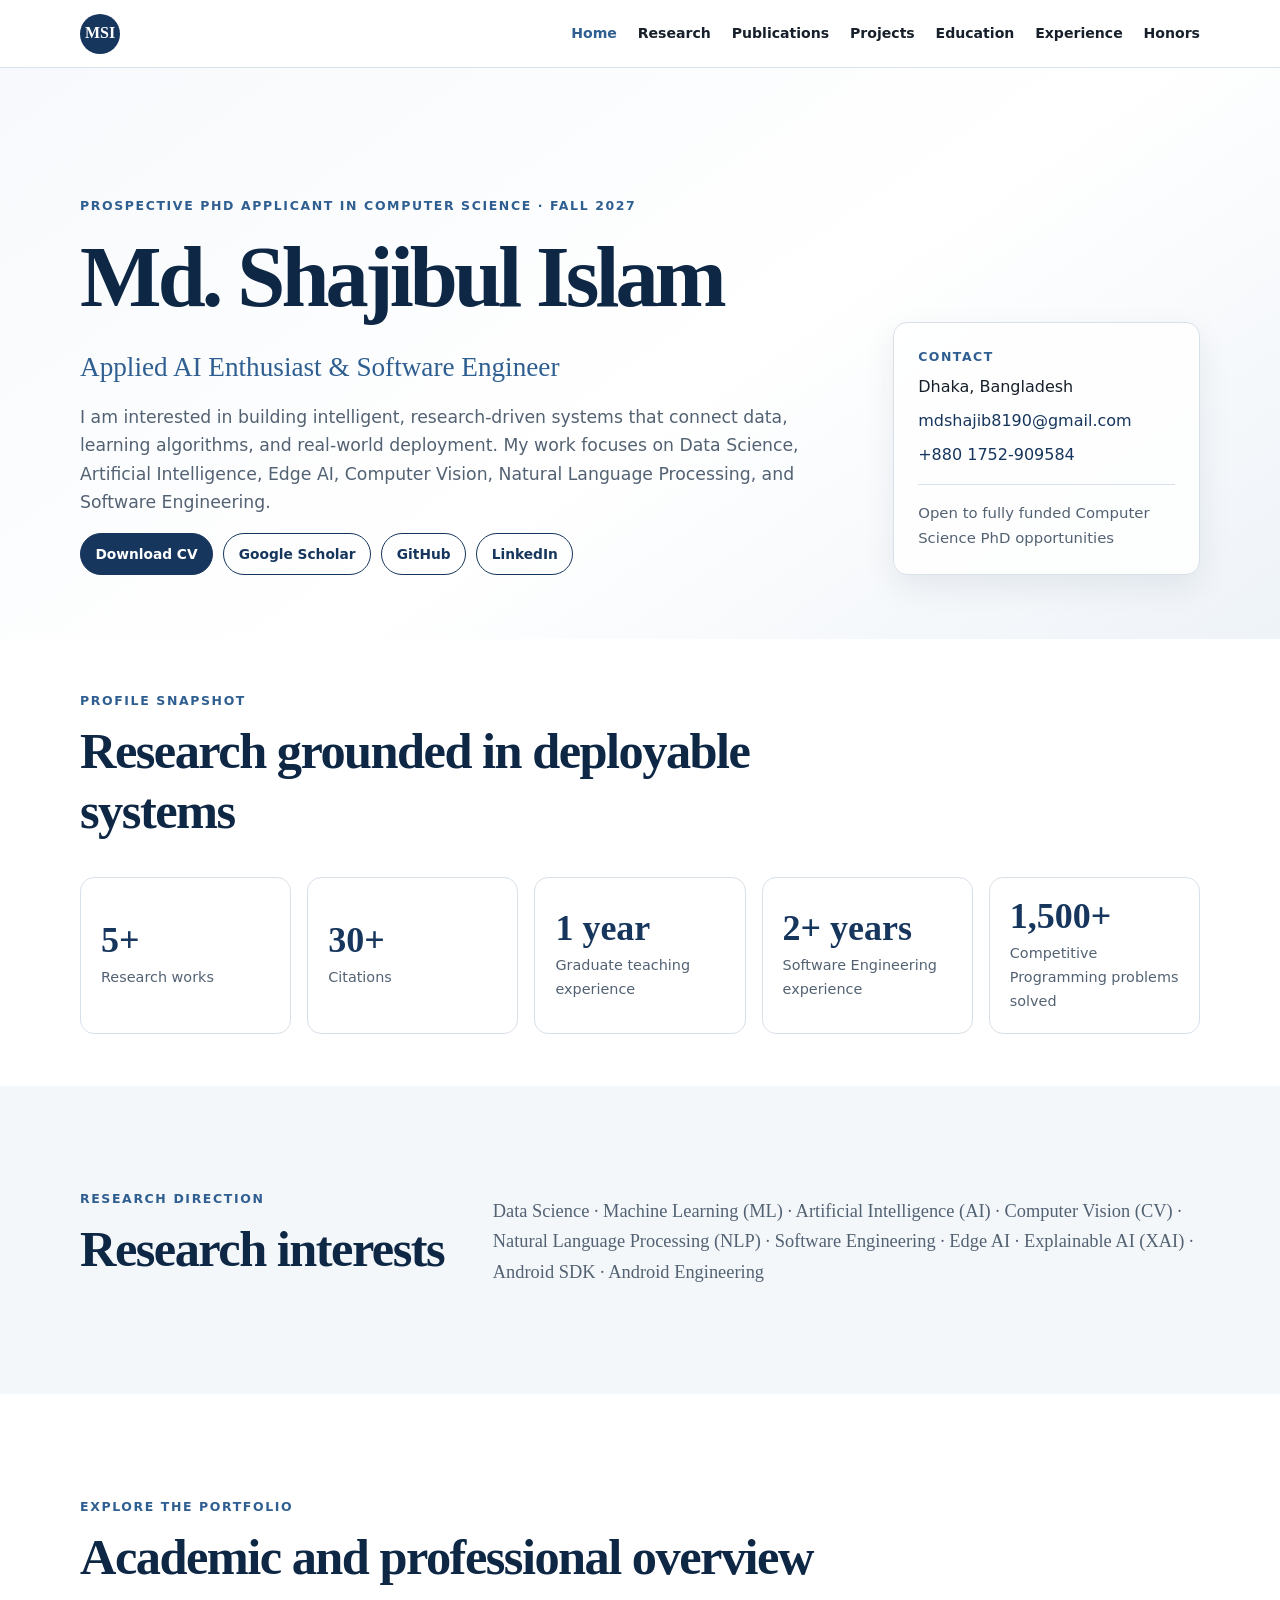
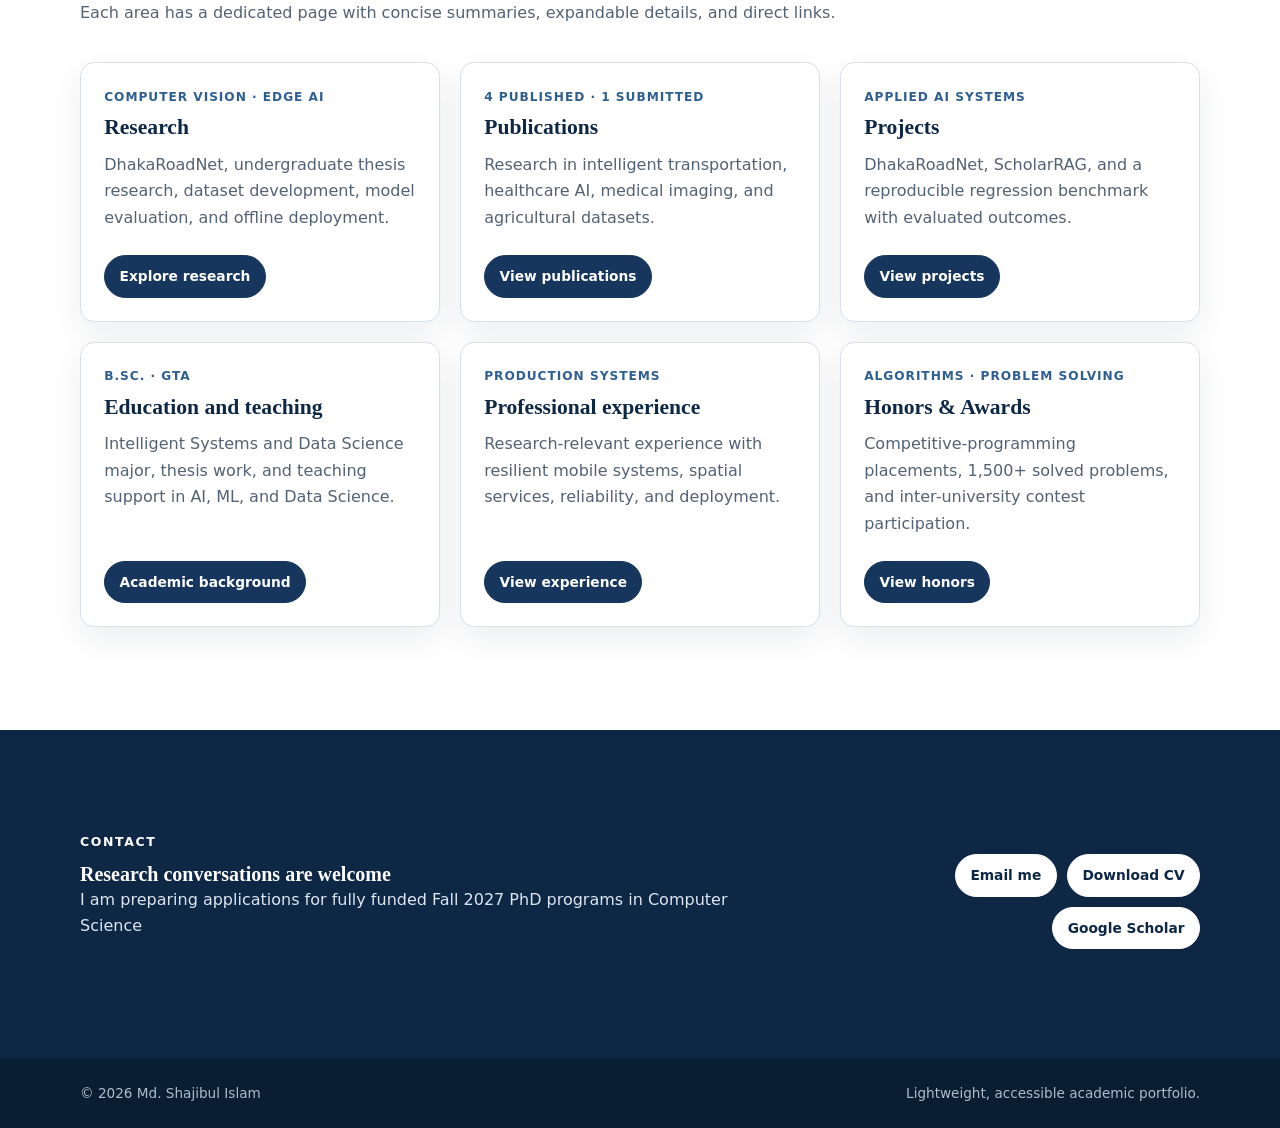
<file: index.html>
<!doctype html>
<html lang="en">
<head>
  <meta charset="utf-8">
  <meta name="viewport" content="width=device-width, initial-scale=1">
  <meta name="description" content="Academic portfolio of Md. Shajibul Islam: research, publications, projects, teaching, and engineering experience.">
  <meta name="theme-color" content="#17365d">
  <title>Md. Shajibul Islam | Academic Portfolio</title>
  <link rel="stylesheet" href="styles.css">
</head>
<body>
  <a class="skip-link" href="#main-content">Skip to main content</a>
  <header class="site-header">
    <nav class="nav container" aria-label="Primary navigation">
      <a class="nav-brand" href="index.html" aria-label="Home">MSI</a>
      <div class="nav-links">
        <a class="active-nav" aria-current="page" href="index.html">Home</a>
        <a href="research.html">Research</a>
        <a href="publications.html">Publications</a>
        <a href="projects.html">Projects</a>
        <a href="education.html">Education</a>
        <a href="experience.html">Experience</a>
        <a href="honors.html">Honors</a>
      </div>
    </nav>
  </header>

  <main id="main-content">
    <section class="hero">
      <div class="container hero-grid">
        <div>
          <p class="eyebrow">Prospective PhD Applicant in Computer Science · Fall 2027</p>
          <h1>Md. Shajibul Islam</h1>
          <p class="hero-role">Applied AI Enthusiast &amp; Software Engineer</p>
          <p class="hero-copy">I am interested in building intelligent, research-driven systems that connect data, learning algorithms, and real-world deployment. My work focuses on Data Science, Artificial Intelligence, Edge AI, Computer Vision, Natural Language Processing, and Software Engineering.</p>
          <div class="button-row hero-actions">
            <a class="button primary" href="assets/Md_Shajibul_Islam_CV.pdf?v=20260620" target="_blank" rel="noopener">Download CV</a>
            <a class="button" href="https://scholar.google.com/citations?user=aDyQxyoAAAAJ&amp;hl=en" target="_blank" rel="noopener">Google Scholar</a>
            <a class="button" href="https://github.com/ShajibEwuCse19" target="_blank" rel="noopener">GitHub</a>
            <a class="button" href="https://www.linkedin.com/in/shajibewucse19/" target="_blank" rel="noopener">LinkedIn</a>
          </div>
        </div>
        <aside class="contact-card" aria-label="Contact information">
          <p class="card-label">Contact</p>
          <p>Dhaka, Bangladesh</p>
          <p><a href="mailto:mdshajib8190@gmail.com">mdshajib8190@gmail.com</a></p>
          <p><a href="tel:+8801752909584">+880 1752-909584</a></p>
          <p class="availability">Open to fully funded Computer Science PhD opportunities</p>
        </aside>
      </div>
    </section>

    <section class="section compact-section" aria-labelledby="snapshot-title">
      <div class="container">
        <div class="section-heading">
          <p class="eyebrow">Profile snapshot</p>
          <h2 id="snapshot-title">Research grounded in deployable systems</h2>
        </div>
        <div class="stat-grid">
          <article class="stat"><strong>5+</strong><span>Research works</span></article>
          <article class="stat"><strong>30+</strong><span>Citations</span></article>
          <article class="stat"><strong>1 year</strong><span>Graduate teaching experience</span></article>
          <article class="stat"><strong>2+ years</strong><span>Software Engineering experience</span></article>
          <article class="stat"><strong>1,500+</strong><span>Competitive Programming problems solved</span></article>
        </div>
      </div>
    </section>

    <section class="section soft" aria-labelledby="interests-title">
      <div class="container">
        <div class="section-heading inline-heading">
          <div><p class="eyebrow">Research direction</p><h2 id="interests-title">Research interests</h2></div>
          <p>Data Science · Machine Learning (ML) · Artificial Intelligence (AI) · Computer Vision (CV) · Natural Language Processing (NLP) · Software Engineering · Edge AI · Explainable AI (XAI) · Android SDK · Android Engineering</p>
        </div>
      </div>
    </section>

    <section class="section" aria-labelledby="explore-title">
      <div class="container">
        <div class="section-heading">
          <p class="eyebrow">Explore the portfolio</p>
          <h2 id="explore-title">Academic and professional overview</h2>
          <p>Each area has a dedicated page with concise summaries, expandable details, and direct links.</p>
        </div>
        <div class="summary-grid">
          <article class="summary-card">
            <p class="summary-meta">Computer Vision · Edge AI</p><h3>Research</h3>
            <p>DhakaRoadNet, undergraduate thesis research, dataset development, model evaluation, and offline deployment.</p>
            <div class="button-row"><a class="button primary" href="research.html">Explore research</a></div>
          </article>
          <article class="summary-card">
            <p class="summary-meta">4 published · 1 submitted</p><h3>Publications</h3>
            <p>Research in intelligent transportation, healthcare AI, medical imaging, and agricultural datasets.</p>
            <div class="button-row"><a class="button primary" href="publications.html">View publications</a></div>
          </article>
          <article class="summary-card">
            <p class="summary-meta">Applied AI systems</p><h3>Projects</h3>
            <p>DhakaRoadNet, ScholarRAG, and a reproducible regression benchmark with evaluated outcomes.</p>
            <div class="button-row"><a class="button primary" href="projects.html">View projects</a></div>
          </article>
          <article class="summary-card">
            <p class="summary-meta">B.Sc. · GTA</p><h3>Education and teaching</h3>
            <p>Intelligent Systems and Data Science major, thesis work, and teaching support in AI, ML, and Data Science.</p>
            <div class="button-row"><a class="button primary" href="education.html">Academic background</a></div>
          </article>
          <article class="summary-card">
            <p class="summary-meta">Production systems</p><h3>Professional experience</h3>
            <p>Research-relevant experience with resilient mobile systems, spatial services, reliability, and deployment.</p>
            <div class="button-row"><a class="button primary" href="experience.html">View experience</a></div>
          </article>
          <article class="summary-card">
            <p class="summary-meta">Algorithms · Problem solving</p><h3>Honors & Awards</h3>
            <p>Competitive-programming placements, 1,500+ solved problems, and inter-university contest participation.</p>
            <div class="button-row"><a class="button primary" href="honors.html">View honors</a></div>
          </article>
        </div>
      </div>
    </section>

    <section class="section contact-section" id="contact" aria-labelledby="contact-title">
      <div class="container contact-layout">
        <div><p class="eyebrow">Contact</p><h3 id="contact-title">Research conversations are welcome</h3><p>I am preparing applications for fully funded Fall 2027 PhD programs in Computer Science</p></div>
        <div class="button-row contact-actions">
          <a class="button light" href="mailto:mdshajib8190@gmail.com">Email me</a>
          <a class="button light" href="assets/Md_Shajibul_Islam_CV.pdf?v=20260620" target="_blank" rel="noopener">Download CV</a>
          <a class="button light" href="https://scholar.google.com/citations?user=aDyQxyoAAAAJ&amp;hl=en" target="_blank" rel="noopener">Google Scholar</a>
        </div>
      </div>
    </section>
  </main>
  <footer class="site-footer"><div class="container footer-layout"><p>© 2026 Md. Shajibul Islam</p><p>Lightweight, accessible academic portfolio.</p></div></footer>
</body>
</html>
</file>
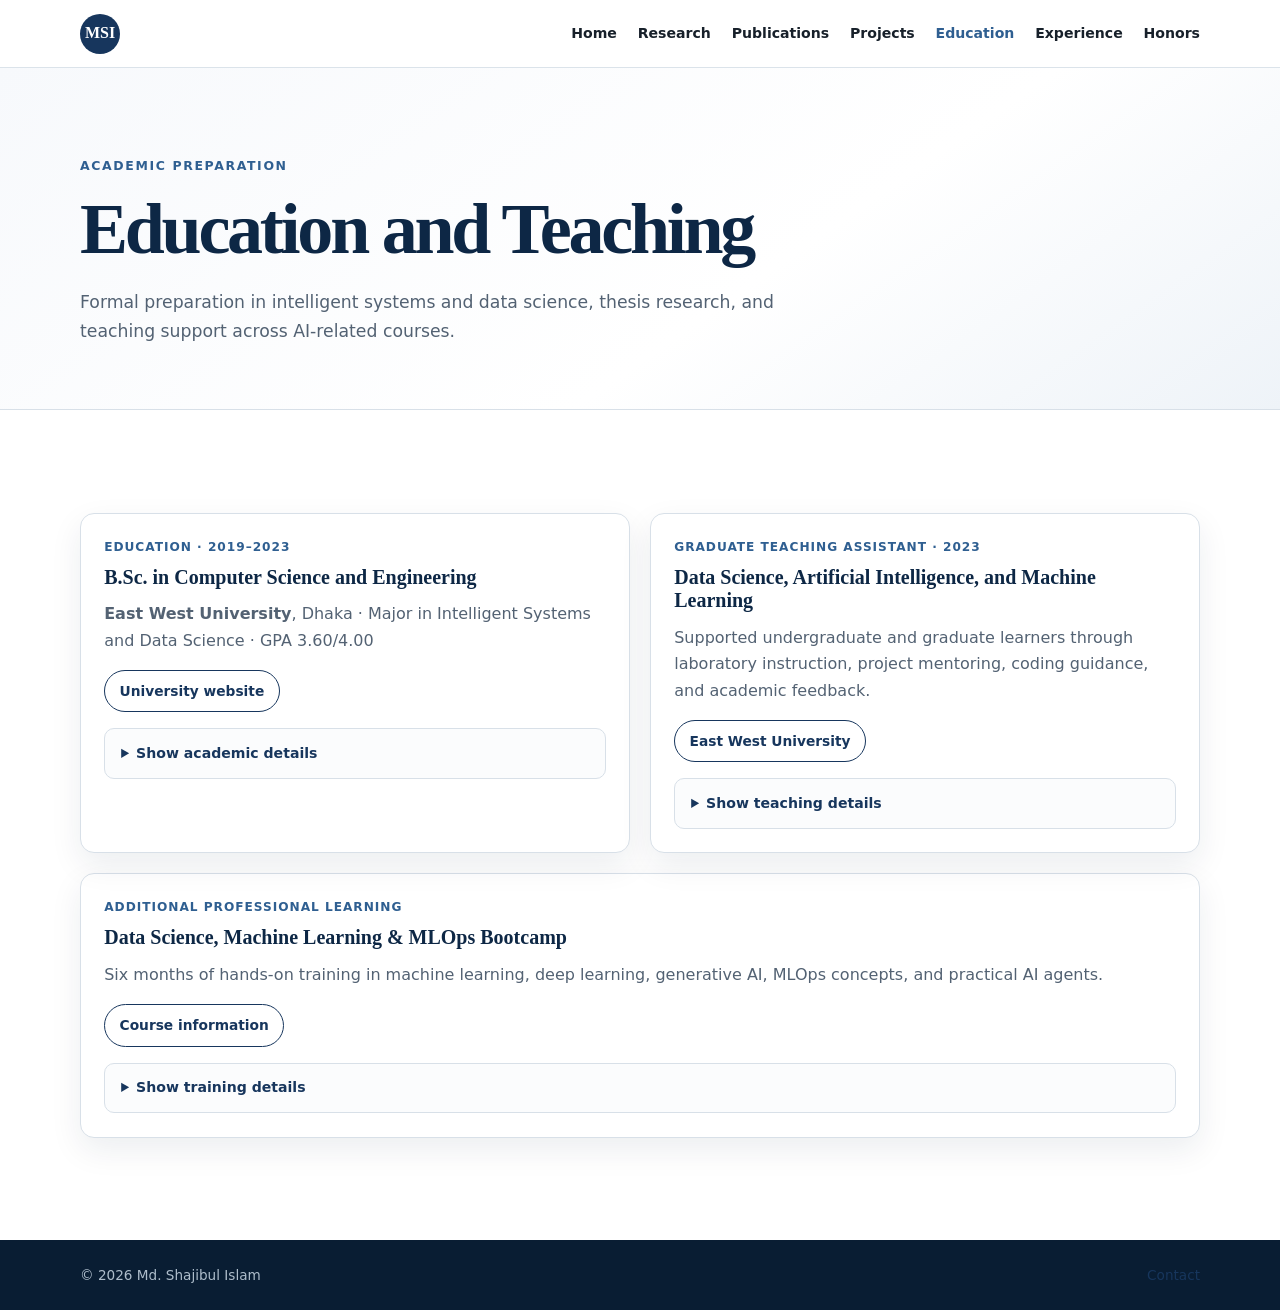
<file: education.html>
<!doctype html>
<html lang="en"><head><meta charset="utf-8"><meta name="viewport" content="width=device-width, initial-scale=1"><meta name="description" content="Education and teaching experience of Md. Shajibul Islam."><title>Education | Md. Shajibul Islam</title><link rel="stylesheet" href="styles.css"></head>
<body>
  <a class="skip-link" href="#main-content">Skip to main content</a>
  <header class="site-header"><nav class="nav container" aria-label="Primary navigation"><a class="nav-brand" href="index.html" aria-label="Home">MSI</a><div class="nav-links"><a href="index.html">Home</a><a href="research.html">Research</a><a href="publications.html">Publications</a><a href="projects.html">Projects</a><a class="active-nav" aria-current="page" href="education.html">Education</a><a href="experience.html">Experience</a><a href="honors.html">Honors</a></div></nav></header>
  <main id="main-content">
    <section class="page-hero"><div class="container"><p class="eyebrow">Academic preparation</p><h1>Education and Teaching</h1><p>Formal preparation in intelligent systems and data science, thesis research, and teaching support across AI-related courses.</p></div></section>
    <section class="section"><div class="container"><div class="card-grid two-column-cards">
      <article class="entry-card"><p class="entry-type">Education · 2019–2023</p><h3>B.Sc. in Computer Science and Engineering</h3><p><strong>East West University</strong>, Dhaka · Major in Intelligent Systems and Data Science · GPA 3.60/4.00</p><div class="button-row"><a class="button" href="https://www.ewubd.edu/" target="_blank" rel="noopener">University website</a></div><details class="details-panel compact-details"><summary><span class="show-label">Show academic details</span><span class="hide-label">Collapse academic details</span></summary><div class="details-content"><p><strong>Thesis:</strong> Image Processing &amp; Deep Learning Based Road Object Detection System for Safe Transportation.<br><strong>Supervisor:</strong> Dr. Md. Nawab Yousuf Ali.</p></div></details></article>
      <article class="entry-card"><p class="entry-type">Graduate Teaching Assistant · 2023</p><h3>Data Science, Artificial Intelligence, and Machine Learning</h3><p>Supported undergraduate and graduate learners through laboratory instruction, project mentoring, coding guidance, and academic feedback.</p><div class="button-row"><a class="button" href="https://www.ewubd.edu/" target="_blank" rel="noopener">East West University</a></div><details class="details-panel compact-details"><summary><span class="show-label">Show teaching details</span><span class="hide-label">Collapse teaching details</span></summary><div class="details-content"><ul><li>Explained course concepts and practical applications.</li><li>Guided coding assignments, debugging, semester projects, and research papers.</li><li>Reviewed academic writing, citations, conference submissions, and journal manuscripts.</li><li>Encouraged critical thinking and collaborative work.</li></ul></div></details></article>
    </div>
    <article class="entry-card learning-card"><p class="entry-type">Additional professional learning</p><h3>Data Science, Machine Learning &amp; MLOps Bootcamp</h3><p>Six months of hands-on training in machine learning, deep learning, generative AI, MLOps concepts, and practical AI agents.</p><div class="button-row"><a class="button" href="https://www.bongodev.com/courses/machine-learning" target="_blank" rel="noopener">Course information</a></div><details class="details-panel compact-details"><summary><span class="show-label">Show training details</span><span class="hide-label">Collapse training details</span></summary><div class="details-content"><p>Instructor: Masum Bhuiyan, Lecturer at Jahangirnagar University and former ML Engineer at Samsung Research.</p></div></details></article>
    </div></section>
  </main><footer class="site-footer"><div class="container footer-layout"><p>© 2026 Md. Shajibul Islam</p><p><a href="index.html#contact">Contact</a></p></div></footer>
</body></html>
</file>
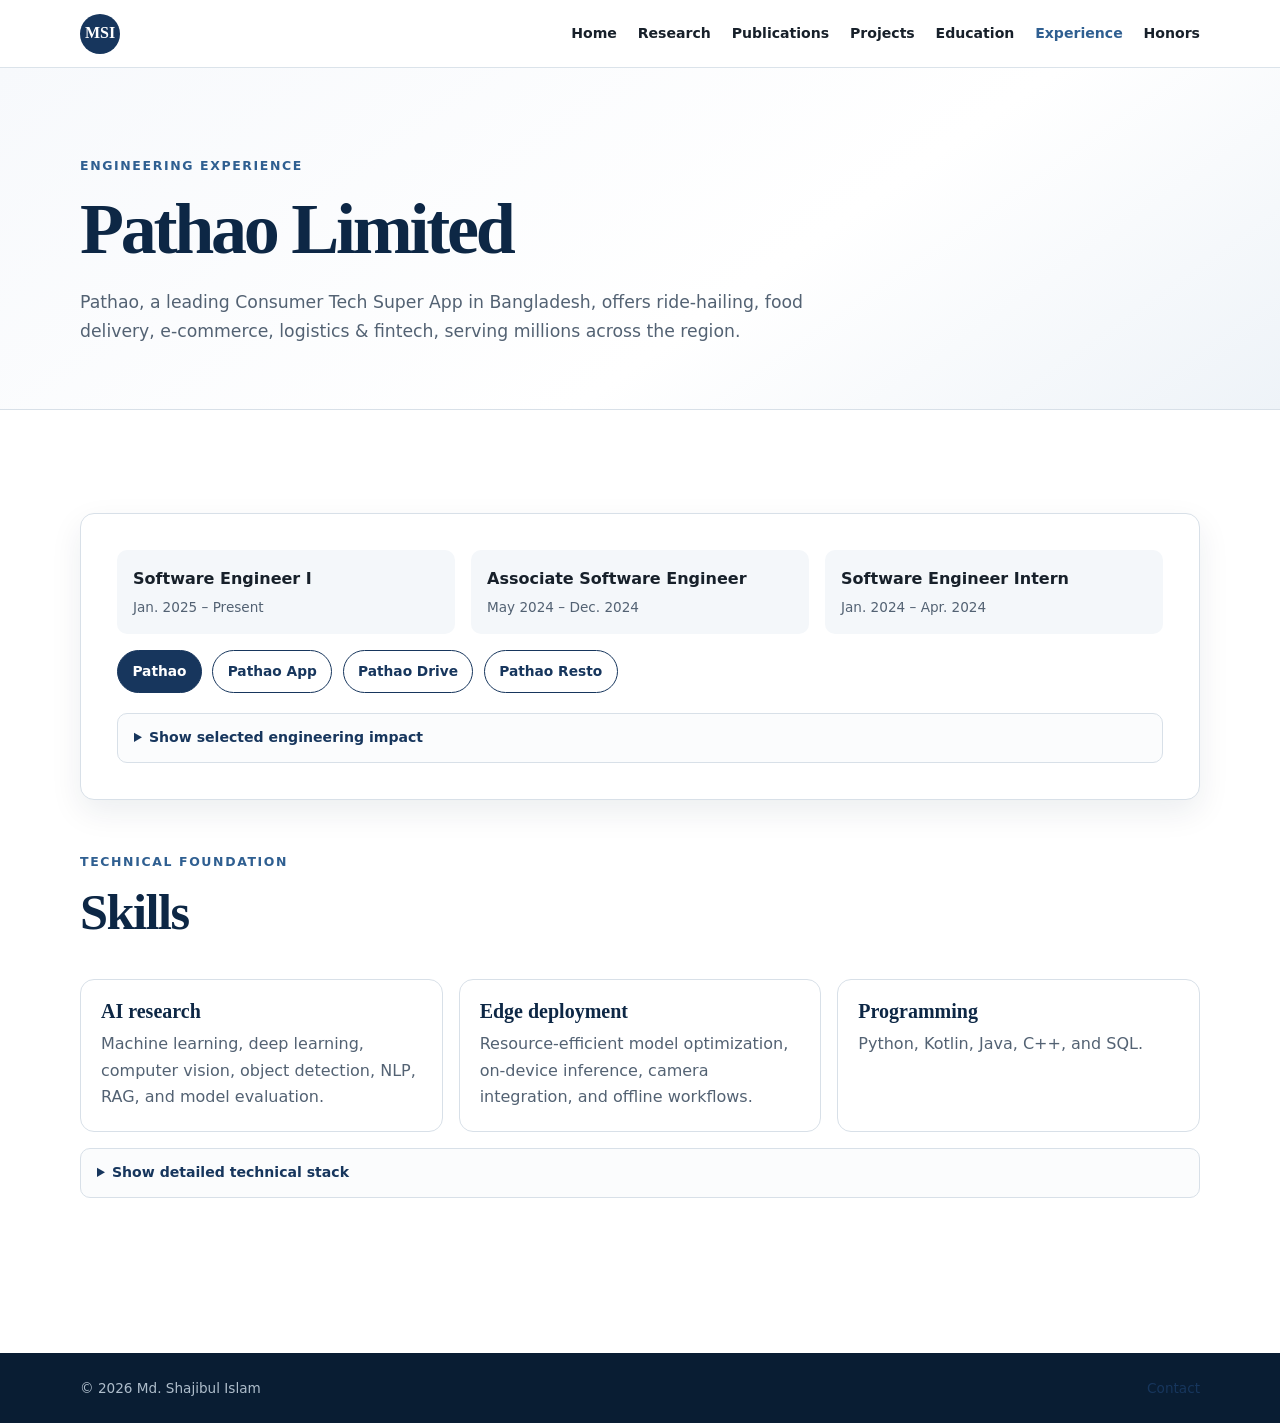
<file: experience.html>
<!doctype html>
<html lang="en"><head><meta charset="utf-8"><meta name="viewport" content="width=device-width, initial-scale=1"><meta name="description" content="Software engineering experience of Md. Shajibul Islam at Pathao."><title>Experience | Md. Shajibul Islam</title><link rel="stylesheet" href="styles.css"></head>
<body>
  <a class="skip-link" href="#main-content">Skip to main content</a>
  <header class="site-header"><nav class="nav container" aria-label="Primary navigation"><a class="nav-brand" href="index.html" aria-label="Home">MSI</a><div class="nav-links"><a href="index.html">Home</a><a href="research.html">Research</a><a href="publications.html">Publications</a><a href="projects.html">Projects</a><a href="education.html">Education</a><a class="active-nav" aria-current="page" href="experience.html">Experience</a><a href="honors.html">Honors</a></div></nav></header>
  <main id="main-content">
    <section class="page-hero"><div class="container"><p class="eyebrow">Engineering experience</p><h1>Pathao Limited</h1><p>Pathao, a leading Consumer Tech Super App in Bangladesh, offers ride-hailing, food delivery, e-commerce, logistics &amp; fintech, serving millions across the region.</p></div></section>
    <section class="section"><div class="container"><article class="feature-card experience-card">
      <div class="timeline-summary"><div><strong>Software Engineer I</strong><span>Jan. 2025 – Present</span></div><div><strong>Associate Software Engineer</strong><span>May 2024 – Dec. 2024</span></div><div><strong>Software Engineer Intern</strong><span>Jan. 2024 – Apr. 2024</span></div></div>
      <div class="button-row"><a class="button primary" href="https://pathao.com/?lang=en" target="_blank" rel="noopener">Pathao</a><a class="button" href="https://play.google.com/store/apps/details?id=com.pathao.user&amp;hl=en" target="_blank" rel="noopener">Pathao App</a><a class="button" href="https://play.google.com/store/apps/details?id=com.pathao.driver&amp;hl=en" target="_blank" rel="noopener">Pathao Drive</a><a class="button" href="https://play.google.com/store/apps/details?id=com.pathao.resto&amp;hl=en&amp;pli=1" target="_blank" rel="noopener">Pathao Resto</a></div>
      <details class="details-panel"><summary><span class="show-label">Show selected engineering impact</span><span class="hide-label">Collapse engineering impact</span></summary><div class="details-content two-column-detail">
        <div><h3>Selected Engineering Contributions</h3><ul><li>Contributed as a Software Engineer at Pathao, a large-scale consumer technology platform serving millions of users across Bangladesh and Nepal through its mobile applications and digital services.</li><li>Designed, developed, and maintained production-level software systems used by a large user base, with emphasis on reliability, scalability, code quality, and long-term maintainability.</li><li>Worked on large-scale application development in a fast-paced engineering environment, where software quality, system performance, and dependable user experience were critical priorities.</li><li>Collaborated with cross-functional engineering, product, and design teams to translate real-world user and business requirements into robust, production-ready software solutions.</li><li>Contributed to improving shared software components and application workflows to support maintainable, reliable, and scalable digital service delivery.</li></ul></div>
        <div><h3>Research-Relevant Engineering Practice</h3><ul><li>Gained practical experience in building reliable software systems for large-scale mobile applications used by millions of users in real-world service environments.</li><li>Applied core software engineering principles, including modular design, object-oriented abstraction, asynchronous processing, data persistence, service integration, testing, and maintainable code organization.</li><li>Developed an engineering mindset through iterative implementation, debugging, performance improvement, collaboration, and ownership of production-level software behavior.</li><li>Worked with real-world constraints such as scalability, reliability, connectivity limitations, user experience, and system performance, which are directly relevant to applied AI, mobile computing, and Edge AI research.</li></ul></div>
      </div></details>
    </article>
    <section class="section compact-section" aria-labelledby="skills-title"><div class="section-heading"><p class="eyebrow">Technical foundation</p><h2 id="skills-title">Skills</h2></div><div class="skill-grid"><article><h3>AI research</h3><p>Machine learning, deep learning, computer vision, object detection, NLP, RAG, and model evaluation.</p></article><article><h3>Edge deployment</h3><p>Resource-efficient model optimization, on-device inference, camera integration, and offline workflows.</p></article><article><h3>Programming</h3><p>Python, Kotlin, Java, C++, and SQL.</p></article></div><details class="details-panel skills-details"><summary><span class="show-label">Show detailed technical stack</span><span class="hide-label">Collapse technical stack</span></summary><div class="details-content three-column"><div><h3>ML and data</h3><p>PyTorch, scikit-learn, OpenCV, YOLOv8, NumPy, pandas, feature engineering, ensembles, and reproducibility.</p></div><div><h3>NLP and retrieval</h3><p>Sentence Transformers, ChromaDB, Ollama, semantic search, retrieval evaluation, and grounded generation.</p></div><div><h3>Software systems</h3><p>Android SDK, modern UI, concurrency, service integration, local persistence, Git/GitHub, Gradio, Jupyter, and LaTeX.</p></div></div></details></section>
    </div></section>
  </main><footer class="site-footer"><div class="container footer-layout"><p>© 2026 Md. Shajibul Islam</p><p><a href="index.html#contact">Contact</a></p></div></footer>
</body></html>
</file>
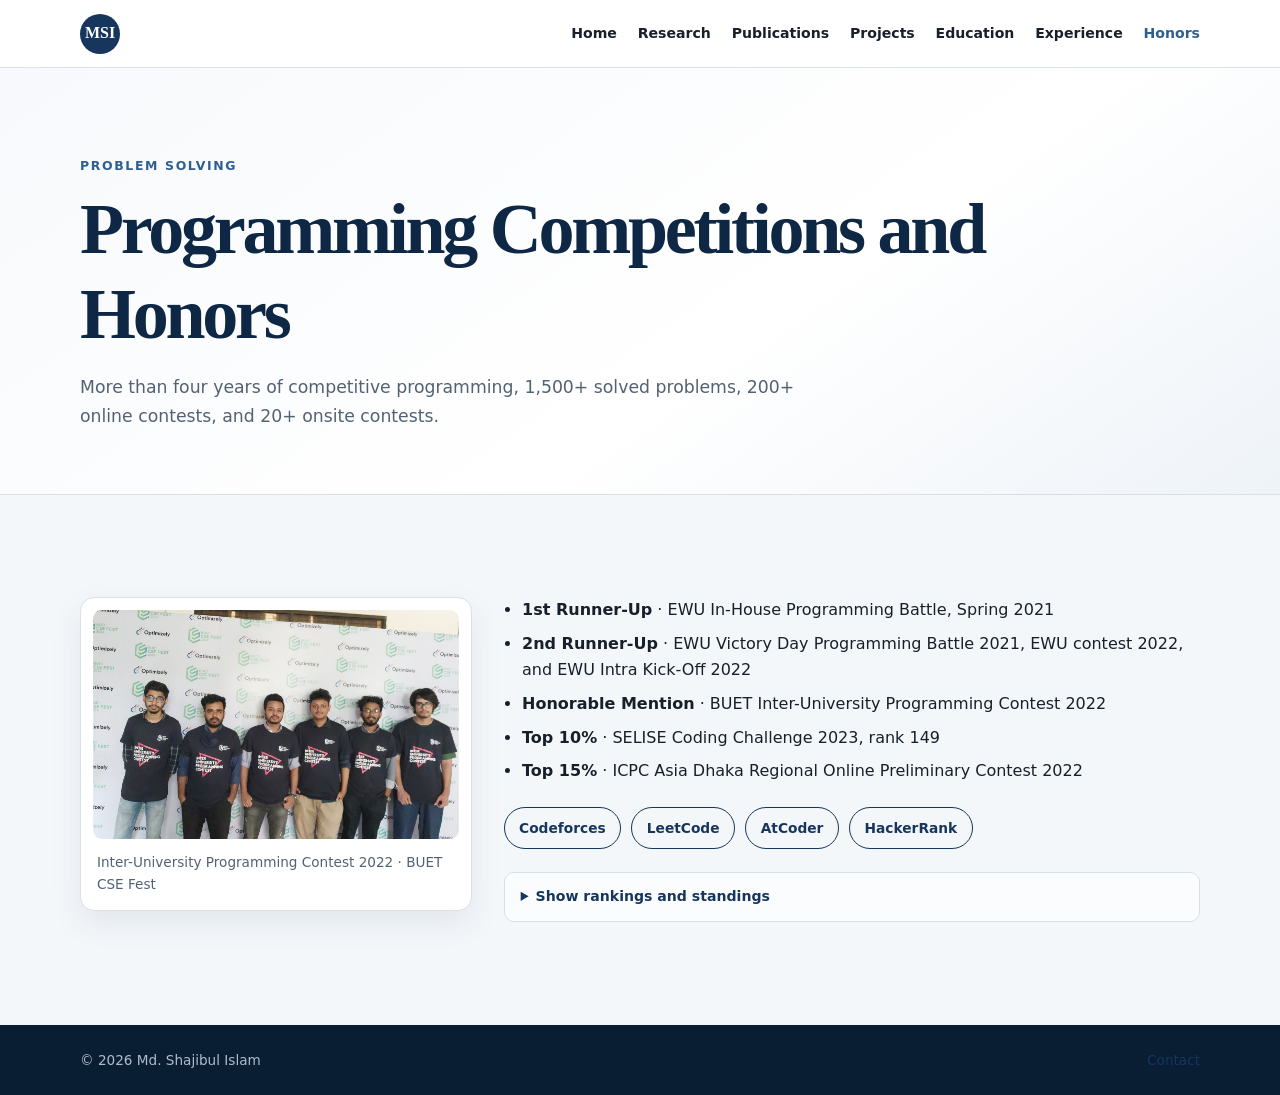
<file: honors.html>
<!doctype html>
<html lang="en"><head><meta charset="utf-8"><meta name="viewport" content="width=device-width, initial-scale=1"><meta name="description" content="Programming competitions and honors of Md. Shajibul Islam."><title>Honors | Md. Shajibul Islam</title><link rel="stylesheet" href="styles.css"></head>
<body>
  <a class="skip-link" href="#main-content">Skip to main content</a>
  <header class="site-header"><nav class="nav container" aria-label="Primary navigation"><a class="nav-brand" href="index.html" aria-label="Home">MSI</a><div class="nav-links"><a href="index.html">Home</a><a href="research.html">Research</a><a href="publications.html">Publications</a><a href="projects.html">Projects</a><a href="education.html">Education</a><a href="experience.html">Experience</a><a class="active-nav" aria-current="page" href="honors.html">Honors</a></div></nav></header>
  <main id="main-content">
    <section class="page-hero"><div class="container"><p class="eyebrow">Problem solving</p><h1>Programming Competitions and Honors</h1><p>More than four years of competitive programming, 1,500+ solved problems, 200+ online contests, and 20+ onsite contests.</p></div></section>
    <section class="section soft"><div class="container"><div class="honors-layout">
      <figure class="honors-photo"><img src="assets/buet-cse-fest.jpg" alt="Md. Shajibul Islam participating in the 2022 BUET CSE Fest Inter-University Programming Contest"><figcaption>Inter-University Programming Contest 2022 · BUET CSE Fest</figcaption></figure>
      <div><ul class="highlight-list"><li><strong>1st Runner-Up</strong> · EWU In-House Programming Battle, Spring 2021</li><li><strong>2nd Runner-Up</strong> · EWU Victory Day Programming Battle 2021, EWU contest 2022, and EWU Intra Kick-Off 2022</li><li><strong>Honorable Mention</strong> · BUET Inter-University Programming Contest 2022</li><li><strong>Top 10%</strong> · SELISE Coding Challenge 2023, rank 149</li><li><strong>Top 15%</strong> · ICPC Asia Dhaka Regional Online Preliminary Contest 2022</li></ul>
      <div class="button-row profile-buttons"><a class="button" href="https://codeforces.com/profile/Sparr0w_2023" target="_blank" rel="noopener">Codeforces</a><a class="button" href="https://leetcode.com/u/ShajibEwuCse19/" target="_blank" rel="noopener">LeetCode</a><a class="button" href="https://atcoder.jp/users/ShajibEwuCse19" target="_blank" rel="noopener">AtCoder</a><a class="button" href="https://www.hackerrank.com/profile/ShajibEwuCse19" target="_blank" rel="noopener">HackerRank</a></div>
      <details class="details-panel"><summary><span class="show-label">Show rankings and standings</span><span class="hide-label">Collapse rankings and standings</span></summary><div class="details-content"><div class="standing-links"><a href="https://toph.co/c/selise-coding-challenge-2023/standings?start=0" target="_blank" rel="noopener">SELISE 2023 standings</a><a href="https://coderoj.com/c/ewu-intra-kick-off-contest-fall-2022/arena/standings" target="_blank" rel="noopener">EWU Kick-Off 2022</a><a href="https://www.coderoj.com/c/ewu-in-house-battle-2021/standings" target="_blank" rel="noopener">EWU Victory Day 2021</a><a href="https://coderoj.com/c/ieee-day-ewu-cs-branch-programming-contest-2021/arena/standings" target="_blank" rel="noopener">IEEE Day 2021</a><a href="https://toph.co/c/ewu-in-house-programming-battle-spring-2021/standings" target="_blank" rel="noopener">EWU Spring 2021</a></div><p>Additional result: 4th in the junior section and 10th individually at the IEEE Day EWU Student Branch Programming Contest 2021.</p></div></details></div>
    </div></div></section>
  </main><footer class="site-footer"><div class="container footer-layout"><p>© 2026 Md. Shajibul Islam</p><p><a href="index.html#contact">Contact</a></p></div></footer>
</body></html>
</file>
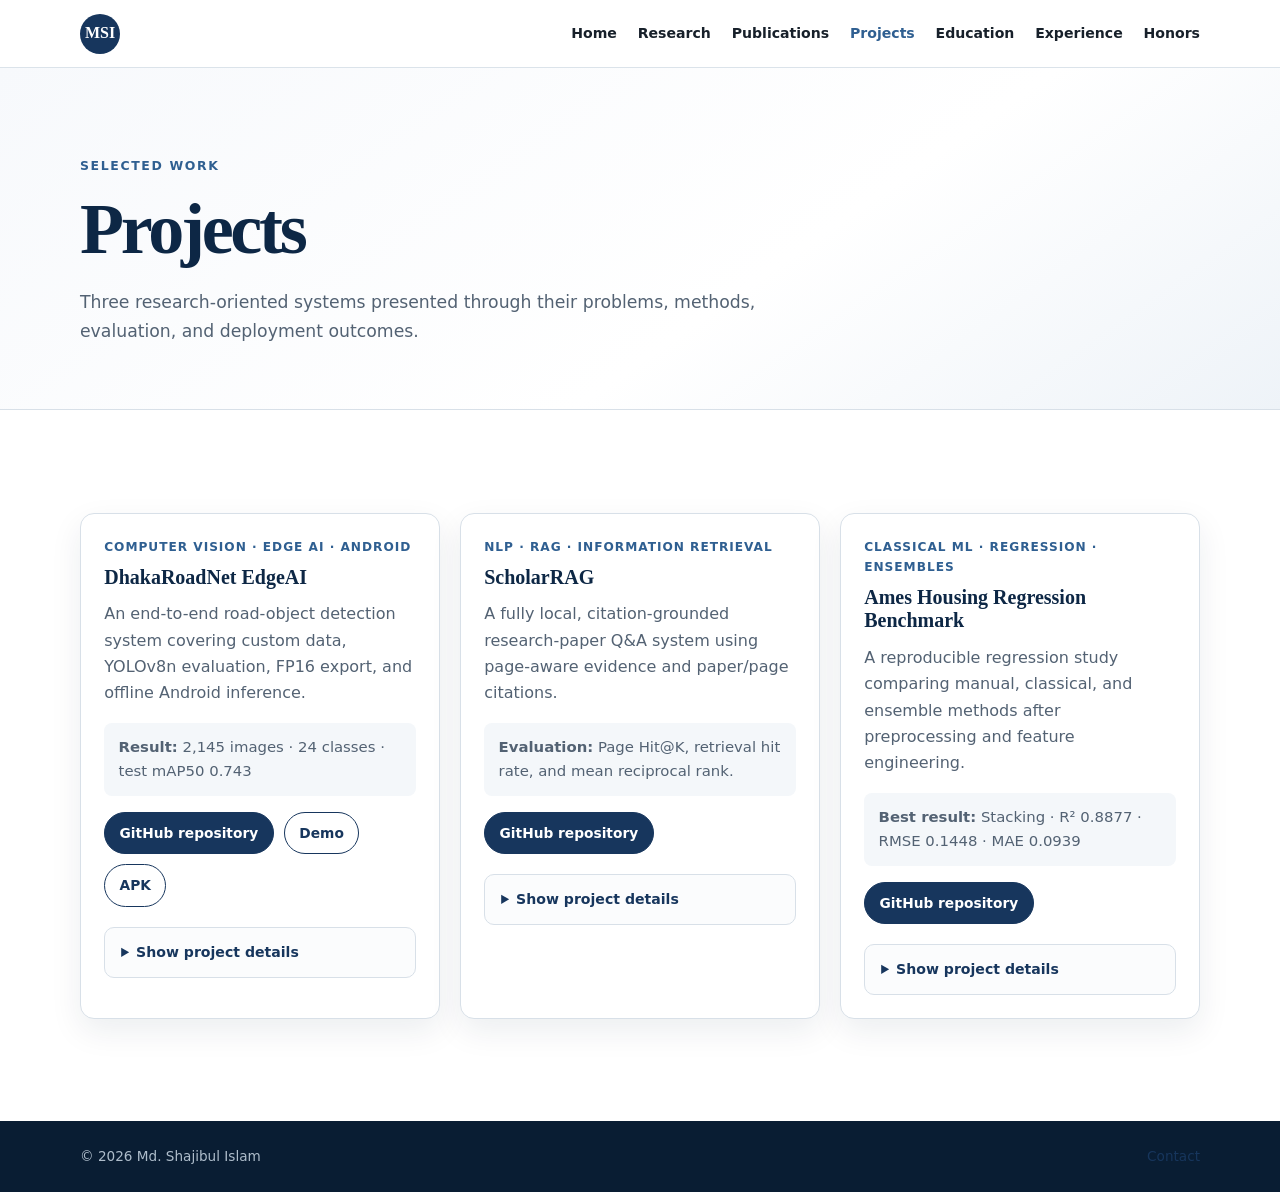
<file: projects.html>
<!doctype html>
<html lang="en"><head><meta charset="utf-8"><meta name="viewport" content="width=device-width, initial-scale=1"><meta name="description" content="Selected AI and machine-learning projects by Md. Shajibul Islam."><title>Projects | Md. Shajibul Islam</title><link rel="stylesheet" href="styles.css"></head>
<body>
  <a class="skip-link" href="#main-content">Skip to main content</a>
  <header class="site-header"><nav class="nav container" aria-label="Primary navigation"><a class="nav-brand" href="index.html" aria-label="Home">MSI</a><div class="nav-links"><a href="index.html">Home</a><a href="research.html">Research</a><a href="publications.html">Publications</a><a class="active-nav" aria-current="page" href="projects.html">Projects</a><a href="education.html">Education</a><a href="experience.html">Experience</a><a href="honors.html">Honors</a></div></nav></header>
  <main id="main-content">
    <section class="page-hero"><div class="container"><p class="eyebrow">Selected work</p><h1>Projects</h1><p>Three research-oriented systems presented through their problems, methods, evaluation, and deployment outcomes.</p></div></section>
    <section class="section"><div class="container"><div class="card-grid project-grid">
      <article class="entry-card"><p class="entry-type">Computer Vision · Edge AI · Android</p><h3>DhakaRoadNet EdgeAI</h3><p>An end-to-end road-object detection system covering custom data, YOLOv8n evaluation, FP16 export, and offline Android inference.</p><p class="result-line"><strong>Result:</strong> 2,145 images · 24 classes · test mAP50 0.743</p><div class="button-row"><a class="button primary" href="https://github.com/ShajibEwuCse19/DhakaRoadNet-EdgeAI" target="_blank" rel="noopener">GitHub repository</a><a class="button" href="https://youtu.be/Eo7YuJk4OxI" target="_blank" rel="noopener">Demo</a><a class="button" href="https://drive.google.com/file/d/1wwRxs1KPAC0pcS_NYQPe6BHcIzG3bBTd/view?usp=drive_link" target="_blank" rel="noopener">APK</a></div><details class="details-panel"><summary><span class="show-label">Show project details</span><span class="hide-label">Collapse project details</span></summary><div class="details-content"><ul><li>Prepared 23,448 annotated objects across 24 classes.</li><li>Validation mAP50 0.798 and test mAP50 0.743.</li><li>Gallery, camera, and live-video detection without a server dependency.</li><li>Manuscript submitted to COMPAS 26; First Author.</li></ul></div></details></article>
      <article class="entry-card"><p class="entry-type">NLP · RAG · Information Retrieval</p><h3>ScholarRAG</h3><p>A fully local, citation-grounded research-paper Q&amp;A system using page-aware evidence and paper/page citations.</p><p class="result-line"><strong>Evaluation:</strong> Page Hit@K, retrieval hit rate, and mean reciprocal rank.</p><div class="button-row"><a class="button primary" href="https://github.com/ShajibEwuCse19/ScholarRAG-ChatBot" target="_blank" rel="noopener">GitHub repository</a></div><details class="details-panel"><summary><span class="show-label">Show project details</span><span class="hide-label">Collapse project details</span></summary><div class="details-content"><ul><li>Page-aware extraction and chunking without mixing pages.</li><li>Local embeddings, persistent vector storage, and semantic retrieval.</li><li>Local streamed generation with evidence-grounded answers.</li><li>Batch ingestion, retrieval evaluation, privacy controls, and automated tests.</li></ul><p class="workflow">PDF → page-aware chunks → embeddings → retrieval → grounded prompt → local model → cited answer</p></div></details></article>
      <article class="entry-card"><p class="entry-type">Classical ML · Regression · Ensembles</p><h3>Ames Housing Regression Benchmark</h3><p>A reproducible regression study comparing manual, classical, and ensemble methods after preprocessing and feature engineering.</p><p class="result-line"><strong>Best result:</strong> Stacking · R² 0.8877 · RMSE 0.1448 · MAE 0.0939</p><div class="button-row"><a class="button primary" href="https://github.com/ShajibEwuCse19/Ames-Housing-Regression-Benchmark" target="_blank" rel="noopener">GitHub repository</a></div><details class="details-panel"><summary><span class="show-label">Show project details</span><span class="hide-label">Collapse project details</span></summary><div class="details-content"><ul><li>Implemented linear regression from scratch using gradient descent.</li><li>Compared five classical model families.</li><li>Evaluated boosting, bagging, stacking, and voting ensembles.</li><li>Included model persistence, visualization, and reproducible notebooks.</li></ul></div></details></article>
    </div></div></section>
  </main><footer class="site-footer"><div class="container footer-layout"><p>© 2026 Md. Shajibul Islam</p><p><a href="index.html#contact">Contact</a></p></div></footer>
</body></html>
</file>
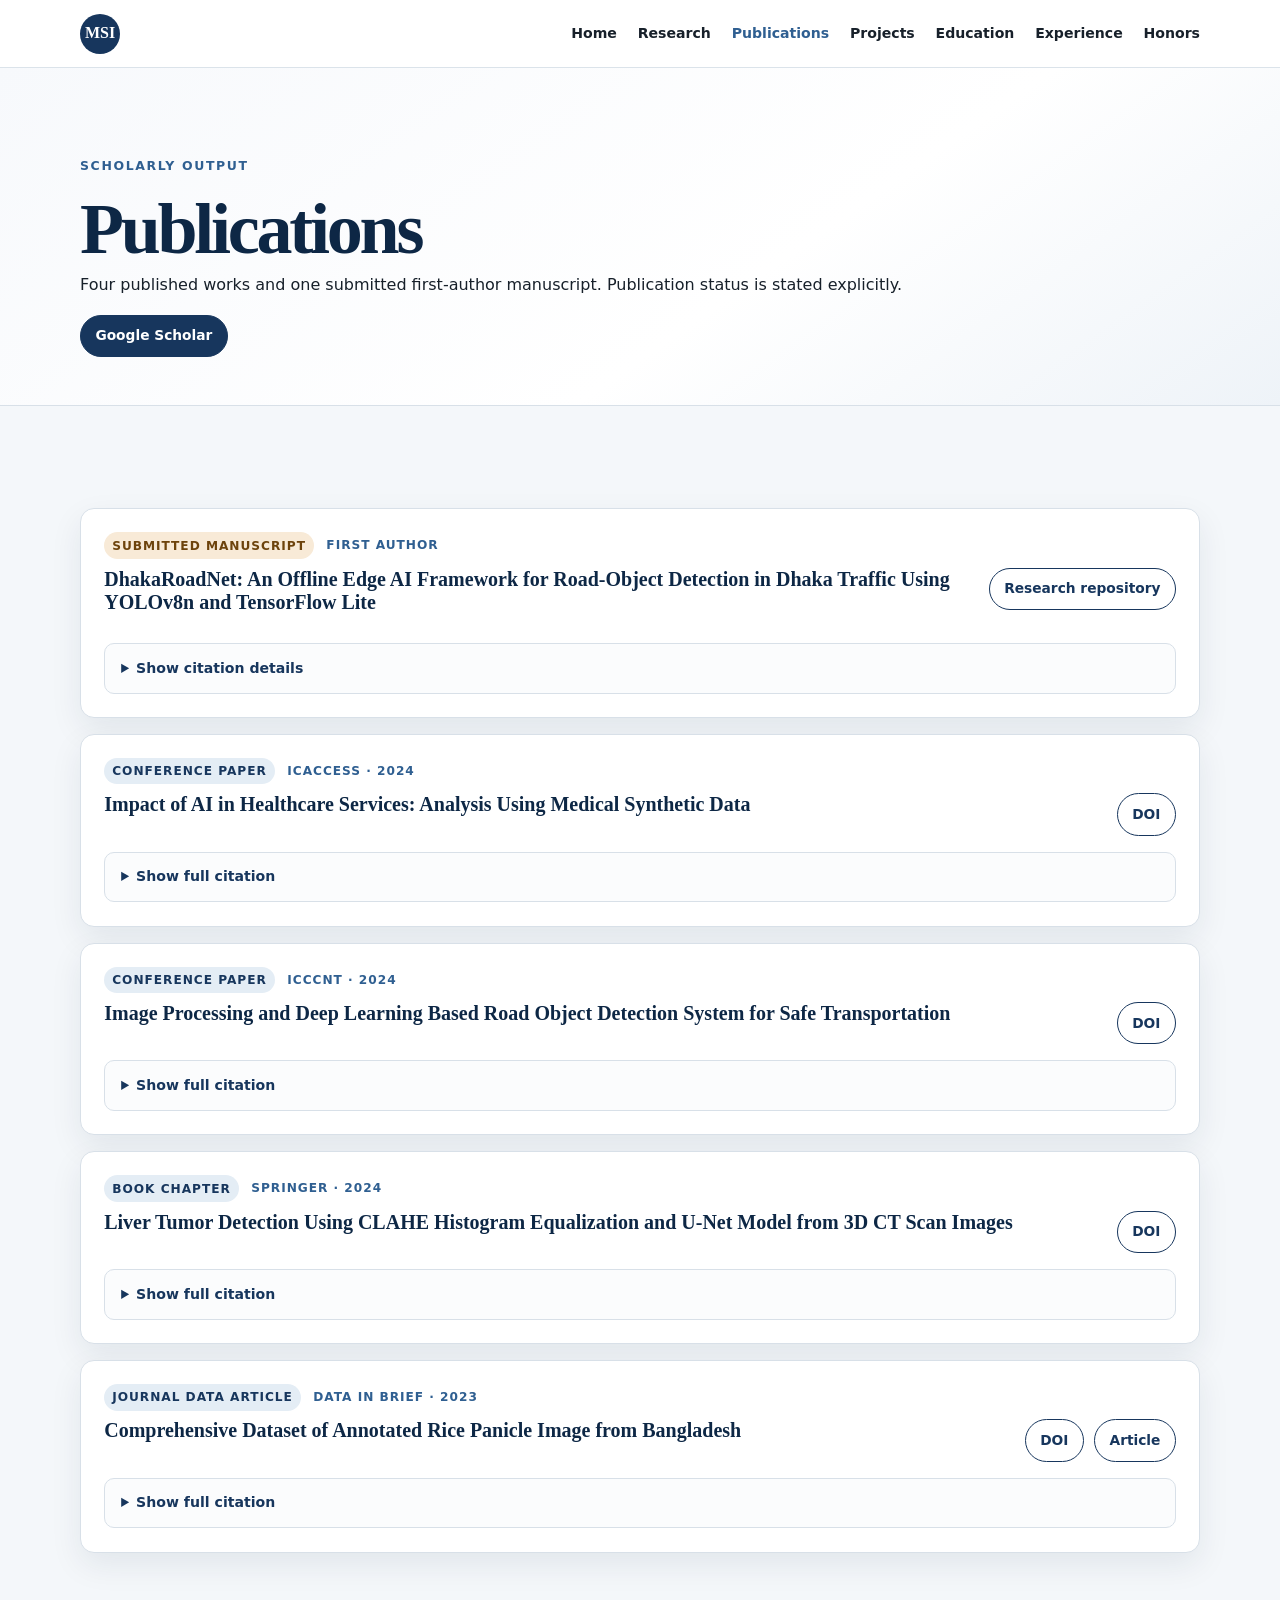
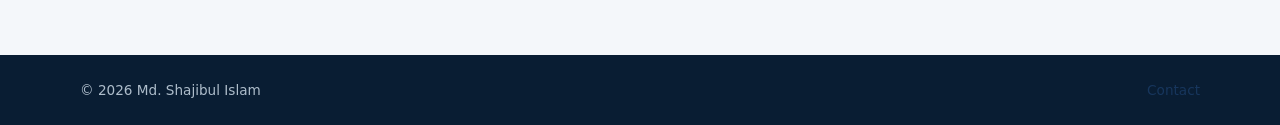
<file: publications.html>
<!doctype html>
<html lang="en"><head><meta charset="utf-8"><meta name="viewport" content="width=device-width, initial-scale=1"><meta name="description" content="Publications and manuscript of Md. Shajibul Islam."><title>Publications | Md. Shajibul Islam</title><link rel="stylesheet" href="styles.css"></head>
<body>
  <a class="skip-link" href="#main-content">Skip to main content</a>
  <header class="site-header"><nav class="nav container" aria-label="Primary navigation"><a class="nav-brand" href="index.html" aria-label="Home">MSI</a><div class="nav-links"><a href="index.html">Home</a><a href="research.html">Research</a><a class="active-nav" aria-current="page" href="publications.html">Publications</a><a href="projects.html">Projects</a><a href="education.html">Education</a><a href="experience.html">Experience</a><a href="honors.html">Honors</a></div></nav></header>
  <main id="main-content">
    <section class="page-hero"><div class="container"><p class="eyebrow">Scholarly output</p><h1>Publications</h1><p>Four published works and one submitted first-author manuscript. Publication status is stated explicitly.</p><div class="button-row"><a class="button primary" href="https://scholar.google.com/citations?user=aDyQxyoAAAAJ&amp;hl=en" target="_blank" rel="noopener">Google Scholar</a></div></div></section>
    <section class="section soft"><div class="container"><div class="publication-list">
      <article class="publication-card"><p class="publication-meta"><span class="badge submitted">Submitted manuscript</span> First Author</p><h3>DhakaRoadNet: An Offline Edge AI Framework for Road-Object Detection in Dhaka Traffic Using YOLOv8n and TensorFlow Lite</h3><div class="button-row"><a class="button" href="https://github.com/ShajibEwuCse19/DhakaRoadNet-EdgeAI" target="_blank" rel="noopener">Research repository</a></div><details class="details-panel compact-details"><summary><span class="show-label">Show citation details</span><span class="hide-label">Collapse citation details</span></summary><div class="details-content"><p>Manuscript submitted to COMPAS 26; First Author.</p></div></details></article>
      <article class="publication-card"><p class="publication-meta"><span class="badge">Conference paper</span> iCACCESS · 2024</p><h3>Impact of AI in Healthcare Services: Analysis Using Medical Synthetic Data</h3><div class="button-row"><a class="button" href="https://doi.org/10.1109/iCACCESS61735.2024.10499613" target="_blank" rel="noopener">DOI</a></div><details class="details-panel compact-details"><summary><span class="show-label">Show full citation</span><span class="hide-label">Collapse full citation</span></summary><div class="details-content"><p>R. Gani et al., “Impact of AI in Healthcare Services: Analysis Using Medical Synthetic Data,” <em>2024 International Conference on Advances in Computing, Communication, Electrical, and Smart Systems (iCACCESS)</em>, Dhaka, Bangladesh, 2024, pp. 1–6.</p></div></details></article>
      <article class="publication-card"><p class="publication-meta"><span class="badge">Conference paper</span> ICCCNT · 2024</p><h3>Image Processing and Deep Learning Based Road Object Detection System for Safe Transportation</h3><div class="button-row"><a class="button" href="https://doi.org/10.1109/ICCCNT61001.2024.10726014" target="_blank" rel="noopener">DOI</a></div><details class="details-panel compact-details"><summary><span class="show-label">Show full citation</span><span class="hide-label">Collapse full citation</span></summary><div class="details-content"><p>R. H. Prito, M. S. Hossain, <strong>M. S. Islam</strong>, M. Meem, and M. N. Y. Ali, “Image Processing and Deep Learning Based Road Object Detection System for Safe Transportation,” <em>2024 15th International Conference on Computing Communication and Networking Technologies (ICCCNT)</em>, Kamand, India, 2024, pp. 1–7.</p></div></details></article>
      <article class="publication-card"><p class="publication-meta"><span class="badge">Book chapter</span> Springer · 2024</p><h3>Liver Tumor Detection Using CLAHE Histogram Equalization and U-Net Model from 3D CT Scan Images</h3><div class="button-row"><a class="button" href="https://doi.org/10.1007/978-3-031-73324-6_9" target="_blank" rel="noopener">DOI</a></div><details class="details-panel compact-details"><summary><span class="show-label">Show full citation</span><span class="hide-label">Collapse full citation</span></summary><div class="details-content"><p>R. H. Prito, M. S. Hossain, <strong>M. S. Islam</strong>, M. Meem, and A. W. Reza, “Liver Tumor Detection Using CLAHE Histogram Equalization and U-Net Model from 3D CT Scan Images,” in <em>Intelligent Computing and Optimization</em>, Lecture Notes in Networks and Systems, vol. 1169, Springer, 2024.</p></div></details></article>
      <article class="publication-card"><p class="publication-meta"><span class="badge">Journal data article</span> Data in Brief · 2023</p><h3>Comprehensive Dataset of Annotated Rice Panicle Image from Bangladesh</h3><div class="button-row"><a class="button" href="https://doi.org/10.1016/j.dib.2023.109772" target="_blank" rel="noopener">DOI</a><a class="button" href="https://www.sciencedirect.com/science/article/pii/S2352340923008399" target="_blank" rel="noopener">Article</a></div><details class="details-panel compact-details"><summary><span class="show-label">Show full citation</span><span class="hide-label">Collapse full citation</span></summary><div class="details-content"><p>M. R. A. Rashid, M. S. Hossain, M. Fahim, <strong>M. S. Islam</strong>, T.-E. Alindo, R. H. Prito, M. S. A. Sheikh, M. S. Ali, M. Hasan, and M. Islam, “Comprehensive Dataset of Annotated Rice Panicle Image from Bangladesh,” <em>Data in Brief</em>, vol. 51, art. 109772, 2023.</p></div></details></article>
    </div></div></section>
  </main><footer class="site-footer"><div class="container footer-layout"><p>© 2026 Md. Shajibul Islam</p><p><a href="index.html#contact">Contact</a></p></div></footer>
</body></html>
</file>
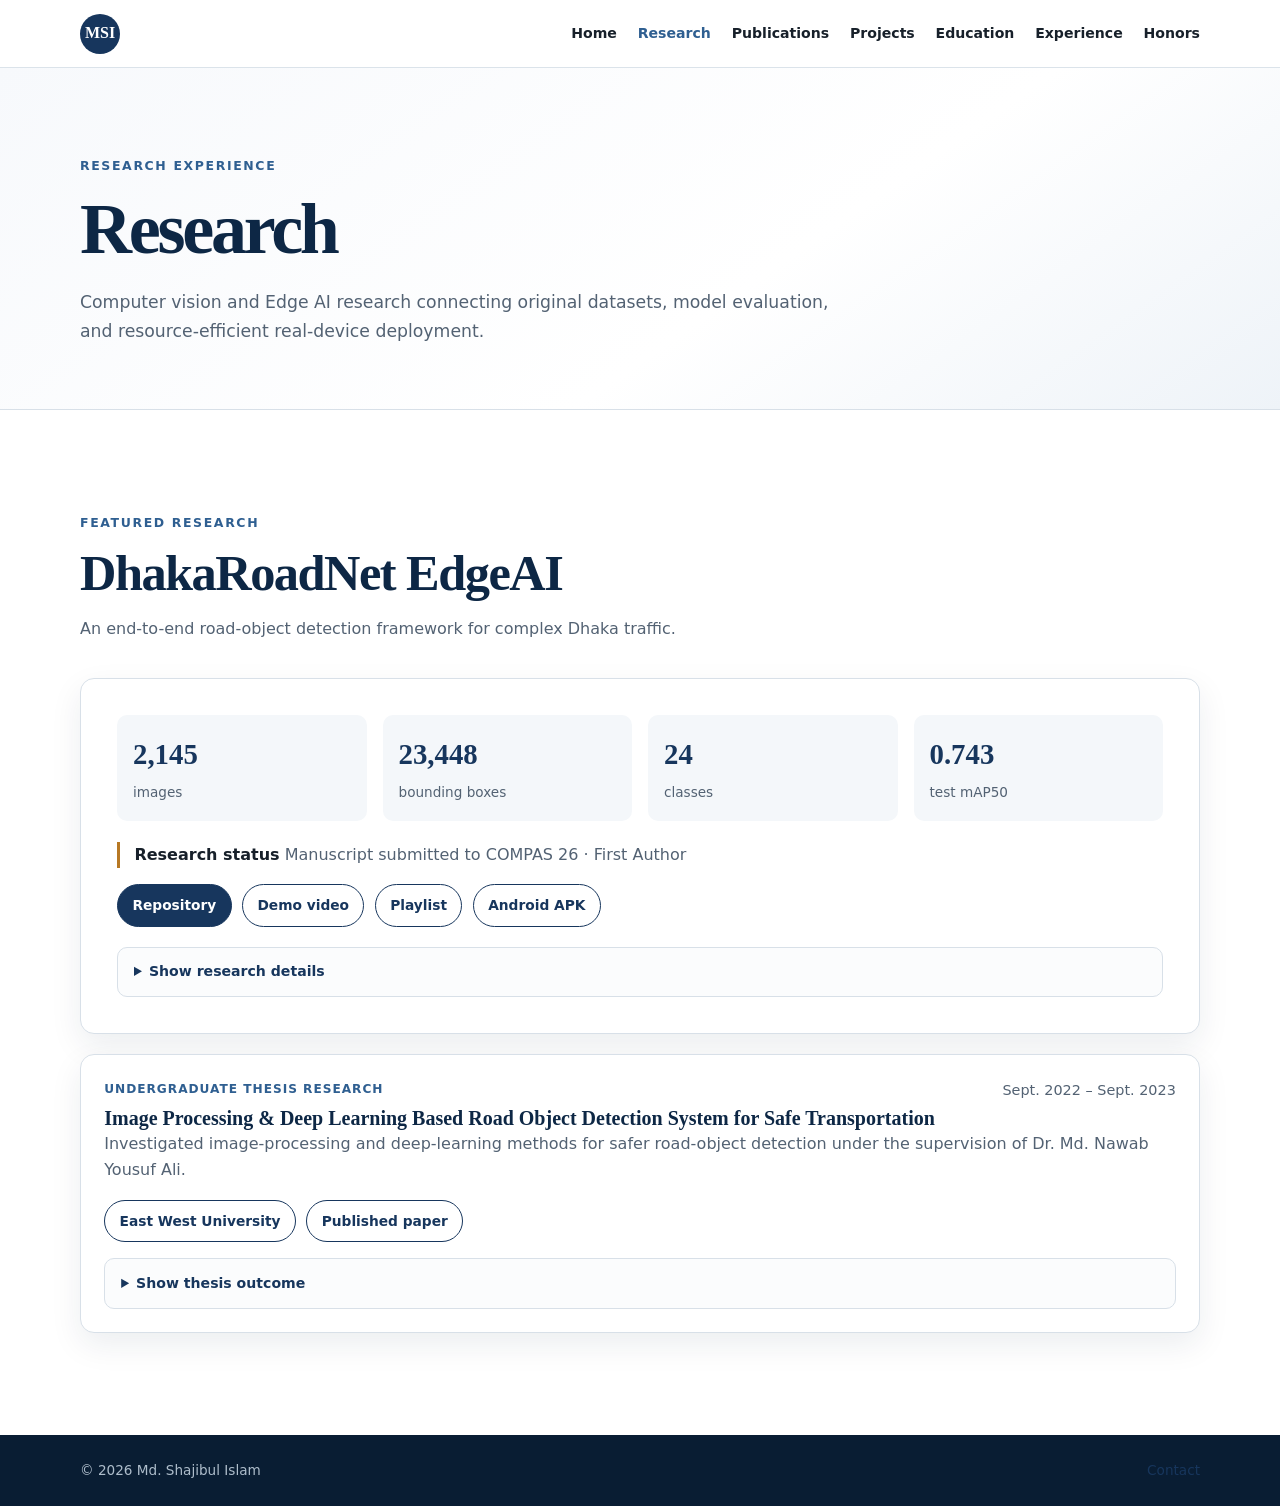
<file: research.html>
<!doctype html>
<html lang="en">
<head>
  <meta charset="utf-8"><meta name="viewport" content="width=device-width, initial-scale=1">
  <meta name="description" content="Research experience of Md. Shajibul Islam in computer vision, Edge AI, and intelligent transportation.">
  <title>Research | Md. Shajibul Islam</title><link rel="stylesheet" href="styles.css">
</head>
<body>
  <a class="skip-link" href="#main-content">Skip to main content</a>
  <header class="site-header"><nav class="nav container" aria-label="Primary navigation"><a class="nav-brand" href="index.html" aria-label="Home">MSI</a><div class="nav-links"><a href="index.html">Home</a><a class="active-nav" aria-current="page" href="research.html">Research</a><a href="publications.html">Publications</a><a href="projects.html">Projects</a><a href="education.html">Education</a><a href="experience.html">Experience</a><a href="honors.html">Honors</a></div></nav></header>
  <main id="main-content">
    <section class="page-hero"><div class="container"><p class="eyebrow">Research experience</p><h1>Research</h1><p>Computer vision and Edge AI research connecting original datasets, model evaluation, and resource-efficient real-device deployment.</p></div></section>
    <section class="section"><div class="container">
      <div class="section-heading"><p class="eyebrow">Featured research</p><h2>DhakaRoadNet EdgeAI</h2><p>An end-to-end road-object detection framework for complex Dhaka traffic.</p></div>
      <article class="feature-card">
        <div class="metric-grid"><div><strong>2,145</strong><span>images</span></div><div><strong>23,448</strong><span>bounding boxes</span></div><div><strong>24</strong><span>classes</span></div><div><strong>0.743</strong><span>test mAP50</span></div></div>
        <p class="status"><span>Research status</span> Manuscript submitted to COMPAS 26 · First Author</p>
        <div class="button-row"><a class="button primary" href="https://github.com/ShajibEwuCse19/DhakaRoadNet-EdgeAI" target="_blank" rel="noopener">Repository</a><a class="button" href="https://youtu.be/Eo7YuJk4OxI" target="_blank" rel="noopener">Demo video</a><a class="button" href="https://youtube.com/playlist?list=PLGDauvi1YQZpz6C1_MwhnCCV78hUAxQ8P&amp;si=XkssZIbhC0CD2wXL" target="_blank" rel="noopener">Playlist</a><a class="button" href="https://drive.google.com/file/d/1wwRxs1KPAC0pcS_NYQPe6BHcIzG3bBTd/view?usp=drive_link" target="_blank" rel="noopener">Android APK</a></div>
        <details class="details-panel"><summary><span class="show-label">Show research details</span><span class="hide-label">Collapse research details</span></summary><div class="details-content three-column">
          <div><h3>Dataset</h3><ul><li>1,754 training, 195 validation, and 196 test images.</li><li>Twenty-four classes representing heterogeneous Dhaka road scenes.</li><li>Prepared and verified in YOLOv8 annotation format.</li></ul></div>
          <div><h3>Model and evaluation</h3><ul><li>YOLOv8n, 640 × 640 input, 120 epochs, batch size 16, AdamW.</li><li>3,015,528 parameters.</li><li>Validation mAP50 0.798; test mAP50 0.743.</li><li>Weak-class analysis included.</li></ul></div>
          <div><h3>Edge deployment</h3><ul><li>TensorFlow Lite FP16 export after model testing.</li><li>Runs without a server or API dependency.</li><li>Supports gallery, camera, live video, result saving, and annotation details.</li></ul></div>
        </div></details>
      </article>

      <article class="entry-card thesis-card">
        <div class="entry-topline"><div><p class="entry-type">Undergraduate thesis research</p><h3>Image Processing &amp; Deep Learning Based Road Object Detection System for Safe Transportation</h3></div><span>Sept. 2022 – Sept. 2023</span></div>
        <p>Investigated image-processing and deep-learning methods for safer road-object detection under the supervision of Dr. Md. Nawab Yousuf Ali.</p>
        <div class="button-row"><a class="button" href="https://www.ewubd.edu/" target="_blank" rel="noopener">East West University</a><a class="button" href="https://doi.org/10.1109/ICCCNT61001.2024.10726014" target="_blank" rel="noopener">Published paper</a></div>
        <details class="details-panel compact-details"><summary><span class="show-label">Show thesis outcome</span><span class="hide-label">Collapse thesis outcome</span></summary><div class="details-content"><p>The thesis work subsequently appeared at ICCCNT 2024.</p></div></details>
      </article>
    </div></section>
  </main>
  <footer class="site-footer"><div class="container footer-layout"><p>© 2026 Md. Shajibul Islam</p><p><a href="index.html#contact">Contact</a></p></div></footer>
</body></html>
</file>
<file: styles.css>
:root {
  --navy: #17365d;
  --navy-dark: #0d2745;
  --blue: #2f5f91;
  --ink: #17202a;
  --muted: #536273;
  --line: #d8e0e8;
  --soft: #f4f7fa;
  --white: #ffffff;
  --accent: #b77824;
  --shadow: 0 12px 32px rgba(13, 39, 69, 0.08);
  --radius: 14px;
  --max-width: 1120px;
}

* { box-sizing: border-box; }
html { scroll-behavior: smooth; scroll-padding-top: 5rem; }
body {
  margin: 0;
  color: var(--ink);
  background: var(--white);
  font-family: Inter, ui-sans-serif, system-ui, -apple-system, BlinkMacSystemFont, "Segoe UI", sans-serif;
  font-size: 1rem;
  line-height: 1.65;
}

img { display: block; max-width: 100%; }
a { color: var(--navy); text-decoration: none; }
a:hover { color: var(--blue); }
h1, h2, h3 { margin: 0; color: var(--navy-dark); font-family: Georgia, "Times New Roman", serif; line-height: 1.18; }
h1 { max-width: none; font-size: clamp(1.8rem, 7vw, 5.4rem); letter-spacing: -0.045em; white-space: nowrap; }
h2 { font-size: clamp(2rem, 4vw, 3.15rem); letter-spacing: -0.03em; }
h3 { font-size: 1.25rem; }
p { margin: 0 0 1rem; }
ul { margin: 0; padding-left: 1.25rem; }
li + li { margin-top: 0.45rem; }

.container { width: min(calc(100% - 2rem), var(--max-width)); margin-inline: auto; }
.skip-link { position: fixed; top: -5rem; left: 1rem; z-index: 100; padding: 0.75rem 1rem; color: var(--white); background: var(--navy-dark); border-radius: 0.4rem; }
.skip-link:focus { top: 1rem; }

.site-header { position: sticky; top: 0; z-index: 20; border-bottom: 1px solid rgba(216, 224, 232, 0.9); background: rgba(255, 255, 255, 0.94); backdrop-filter: blur(12px); }
.nav { min-height: 4.2rem; display: flex; align-items: center; justify-content: space-between; gap: 1rem; }
.nav-brand { width: 2.5rem; height: 2.5rem; display: grid; place-items: center; color: var(--white); background: var(--navy); border-radius: 50%; font-family: Georgia, "Times New Roman", serif; font-weight: 700; text-decoration: none; }
.nav-brand:hover { color: var(--white); background: var(--blue); }
.nav-links { display: flex; align-items: center; gap: 1.3rem; overflow-x: auto; scrollbar-width: none; }
.nav-links::-webkit-scrollbar { display: none; }
.nav-links a { color: var(--ink); font-size: 0.88rem; font-weight: 650; text-decoration: none; white-space: nowrap; }
.nav-links a:hover { color: var(--blue); }

.hero { padding: clamp(4rem, 10vw, 8rem) 0 4rem; background: linear-gradient(145deg, #f7f9fc 0%, #fff 55%, #eef3f8 100%); }
.page-hero { padding: clamp(3rem, 7vw, 5.5rem) 0 3rem; background: linear-gradient(145deg, #f7f9fc 0%, #fff 60%, #eef3f8 100%); border-bottom: 1px solid var(--line); }
.page-hero h1 { font-size: clamp(2.35rem, 6vw, 4.5rem); white-space: normal; }
.page-hero p:last-child { max-width: 760px; margin-top: 1rem; color: var(--muted); font-size: 1.08rem; }
.hero-grid { display: grid; grid-template-columns: minmax(0, 1.8fr) minmax(250px, 0.75fr); gap: clamp(2rem, 6vw, 5rem); align-items: end; }
.eyebrow { margin-bottom: 0.65rem; color: var(--blue); font-size: 0.78rem; font-weight: 800; letter-spacing: 0.13em; text-transform: uppercase; }
.hero-role { margin: 1rem 0 0.8rem; color: var(--blue); font-family: Georgia, "Times New Roman", serif; font-size: clamp(1.25rem, 2.5vw, 1.7rem); }
.hero-copy { max-width: 740px; color: var(--muted); font-size: 1.08rem; }
.hero-actions { margin-top: 1.5rem; }
.contact-card { padding: 1.5rem; border: 1px solid var(--line); background: rgba(255, 255, 255, 0.85); border-radius: var(--radius); box-shadow: var(--shadow); }
.contact-card p { margin-bottom: 0.45rem; }
.contact-card .card-label { color: var(--blue); font-size: 0.78rem; font-weight: 800; letter-spacing: 0.12em; text-transform: uppercase; }
.contact-card .availability { margin: 1rem 0 0; padding-top: 1rem; border-top: 1px solid var(--line); color: var(--muted); font-size: 0.93rem; }

.section { padding: clamp(4rem, 8vw, 6.5rem) 0; }
.compact-section { padding: 3.25rem 0; }
.soft { background: var(--soft); }
.section-heading { max-width: 820px; margin-bottom: 2.25rem; }
.section-heading h2 { margin-bottom: 0.8rem; }
.section-heading > p:last-child { color: var(--muted); }
.inline-heading { max-width: none; display: grid; grid-template-columns: minmax(250px, 0.7fr) minmax(0, 1.3fr); gap: 2rem; align-items: end; margin-bottom: 0; }
.inline-heading p:last-child { margin-bottom: 0.3rem; font-family: Georgia, "Times New Roman", serif; font-size: 1.15rem; }

.stat-grid { display: grid; grid-template-columns: repeat(auto-fit, minmax(185px, 1fr)); gap: 1rem; }
.stat { min-height: 130px; display: flex; flex-direction: column; justify-content: center; padding: 1.25rem; border: 1px solid var(--line); border-radius: var(--radius); }
.stat strong { color: var(--navy); font-family: Georgia, "Times New Roman", serif; font-size: 2.25rem; line-height: 1; }
.stat span { margin-top: 0.5rem; color: var(--muted); font-size: 0.9rem; }

.feature-card, .entry-card, .publication-card { border: 1px solid var(--line); background: var(--white); border-radius: var(--radius); box-shadow: var(--shadow); }
.feature-card { padding: clamp(1.35rem, 4vw, 2.25rem); }
.entry-card, .publication-card { padding: 1.45rem; }
.thesis-card, .learning-card { margin-top: 1.25rem; }
.metric-grid { display: grid; grid-template-columns: repeat(4, 1fr); gap: 1rem; }
.metric-grid > div { padding: 1rem; background: var(--soft); border-radius: 10px; }
.metric-grid strong { display: block; color: var(--navy); font-family: Georgia, "Times New Roman", serif; font-size: 1.8rem; }
.metric-grid span { color: var(--muted); font-size: 0.85rem; }
.status { margin: 1.3rem 0 1rem; padding-left: 0.9rem; border-left: 3px solid var(--accent); color: var(--muted); }
.status span { color: var(--ink); font-weight: 750; }

.button-row { display: flex; flex-wrap: wrap; gap: 0.65rem; margin-top: 1rem; }
.button { display: inline-flex; min-height: 2.45rem; align-items: center; justify-content: center; padding: 0.55rem 0.9rem; border: 1px solid var(--navy); color: var(--navy); background: transparent; border-radius: 999px; font-size: 0.86rem; font-weight: 750; text-decoration: none; transition: background 150ms ease, color 150ms ease, transform 150ms ease; }
.button:hover { color: var(--white); background: var(--navy); transform: translateY(-1px); }
.button.primary { color: var(--white); background: var(--navy); }
.button.primary:hover { background: var(--blue); }
.button.light { color: var(--navy-dark); border-color: var(--white); background: var(--white); }
.button.light:hover { color: var(--white); background: transparent; }

.details-panel { margin-top: 1.25rem; border: 1px solid var(--line); background: #fbfcfd; border-radius: 10px; overflow: clip; }
.details-panel summary { padding: 0.8rem 1rem; color: var(--navy); font-size: 0.88rem; font-weight: 800; cursor: pointer; list-style-position: inside; user-select: none; }
.details-panel summary:hover { background: #eef3f7; }
.details-panel[open] summary { border-bottom: 1px solid var(--line); background: #eef3f7; }
.details-content { padding: 1.2rem; color: var(--muted); }
.details-content p:last-child { margin-bottom: 0; }
.details-content h3 { margin-bottom: 0.65rem; font-size: 1.05rem; }
.hide-label { display: none; }
.details-panel[open] .show-label { display: none; }
.details-panel[open] .hide-label { display: inline; }
.compact-details { margin-top: 1rem; }
.three-column { display: grid; grid-template-columns: repeat(3, 1fr); gap: 1.5rem; }
.two-column-detail { display: grid; grid-template-columns: 1.25fr 0.75fr; gap: 2rem; }

.entry-topline { display: flex; justify-content: space-between; gap: 1.5rem; }
.entry-topline > span { color: var(--muted); font-size: 0.9rem; white-space: nowrap; }
.entry-type, .publication-meta { margin-bottom: 0.55rem; color: var(--blue); font-size: 0.76rem; font-weight: 800; letter-spacing: 0.08em; text-transform: uppercase; }
.entry-card > h3, .publication-card > h3 { margin-bottom: 0.75rem; }
.entry-card > p:not(.entry-type):not(.result-line) { color: var(--muted); }
.result-line { margin-top: 1rem; padding: 0.75rem 0.9rem; background: var(--soft); border-radius: 8px; color: var(--muted); font-size: 0.93rem; }
.workflow { margin-top: 1rem; padding: 0.8rem; color: var(--navy); background: #eaf0f6; border-radius: 8px; font-weight: 700; }

.publication-list { display: grid; gap: 1rem; }
.publication-card { display: grid; grid-template-columns: minmax(0, 1fr) auto; column-gap: 1.25rem; align-items: start; }
.publication-card .publication-meta { grid-column: 1 / -1; }
.publication-card .button-row { grid-column: 2; grid-row: 2; margin-top: 0; }
.publication-card .details-panel { grid-column: 1 / -1; }
.badge { display: inline-block; margin-right: 0.45rem; padding: 0.2rem 0.5rem; color: var(--navy); background: #e4edf5; border-radius: 999px; }
.badge.submitted { color: #6d430c; background: #f8ead7; }

.card-grid { display: grid; gap: 1.25rem; }
.two-column-cards { grid-template-columns: repeat(2, 1fr); }
.project-grid { grid-template-columns: repeat(3, minmax(0, 1fr)); }
.summary-grid { display: grid; grid-template-columns: repeat(3, minmax(0, 1fr)); gap: 1.25rem; }
.summary-card { display: flex; min-height: 250px; flex-direction: column; padding: 1.45rem; border: 1px solid var(--line); background: var(--white); border-radius: var(--radius); box-shadow: var(--shadow); }
.summary-card h3 { margin-bottom: 0.7rem; font-size: 1.35rem; }
.summary-card p { color: var(--muted); }
.summary-card .button-row { margin-top: auto; padding-top: 0.5rem; }
.summary-card .summary-meta { margin-bottom: 0.55rem; color: var(--blue); font-size: 0.76rem; font-weight: 800; letter-spacing: 0.08em; text-transform: uppercase; }
.active-nav { color: var(--blue) !important; }
.timeline-summary { display: grid; grid-template-columns: repeat(3, 1fr); gap: 1rem; }
.timeline-summary > div { padding: 1rem; background: var(--soft); border-radius: 10px; }
.timeline-summary strong, .timeline-summary span { display: block; }
.timeline-summary span { margin-top: 0.25rem; color: var(--muted); font-size: 0.85rem; }

.honors-layout { display: grid; grid-template-columns: minmax(260px, 0.72fr) minmax(0, 1.28fr); gap: 2rem; align-items: start; }
.honors-photo { margin: 0; padding: 0.75rem; border: 1px solid var(--line); background: var(--white); border-radius: var(--radius); box-shadow: var(--shadow); }
.honors-photo img { width: 100%; aspect-ratio: 16 / 10; object-fit: cover; border-radius: 9px; }
.honors-photo figcaption { padding: 0.75rem 0.25rem 0.15rem; color: var(--muted); font-size: 0.85rem; }
.highlight-list { padding-left: 1.15rem; }
.profile-buttons { margin: 1.4rem 0; }
.standing-links { display: flex; flex-wrap: wrap; gap: 0.65rem 1rem; margin-bottom: 1rem; }
.standing-links a { font-weight: 700; }

.skill-grid { display: grid; grid-template-columns: repeat(3, 1fr); gap: 1rem; }
.skill-grid article { padding: 1.25rem; border: 1px solid var(--line); border-radius: var(--radius); }
.skill-grid h3 { margin-bottom: 0.5rem; }
.skill-grid p { margin: 0; color: var(--muted); }
.skills-details { margin-top: 1rem; }

.contact-section { color: var(--white); background: var(--navy-dark); }
.contact-section h2, .contact-section h3, .contact-section .eyebrow { color: var(--white); }
.contact-section p { color: #dbe6f1; }
.contact-layout { display: grid; grid-template-columns: minmax(0, 1.3fr) minmax(280px, 0.7fr); gap: 2rem; align-items: center; }
.contact-actions { justify-content: flex-end; }
.site-footer { padding: 1.5rem 0; color: var(--muted); background: #091d33; }
.footer-layout { display: flex; justify-content: space-between; gap: 1rem; }
.footer-layout p { margin: 0; color: #aebdcb; font-size: 0.85rem; }

:focus-visible { outline: 3px solid #e0a14a; outline-offset: 3px; }

@media (max-width: 860px) {
  .hero-grid, .inline-heading, .honors-layout, .contact-layout { grid-template-columns: 1fr; }
  .stat-grid, .metric-grid { grid-template-columns: repeat(2, 1fr); }
  .three-column, .timeline-summary, .project-grid, .summary-grid { grid-template-columns: 1fr; }
  .contact-actions { justify-content: flex-start; }
}

@media (max-width: 680px) {
  .nav { align-items: flex-start; padding-block: 0.75rem; }
  .nav-links { width: calc(100vw - 5.5rem); padding-top: 0.55rem; }
  .hero { padding-top: 3.5rem; }
  .two-column-cards, .skill-grid, .two-column-detail { grid-template-columns: 1fr; }
  .publication-card { grid-template-columns: 1fr; }
  .publication-card .button-row { grid-column: 1; grid-row: auto; margin-top: 1rem; }
  .entry-topline { display: block; }
  .entry-topline > span { display: block; margin-top: 0.5rem; }
  .footer-layout { display: block; }
  .footer-layout p + p { margin-top: 0.3rem; }
}

@media (max-width: 430px) {
  .stat-grid, .metric-grid { grid-template-columns: 1fr; }
  .button { width: 100%; }
}

@media (prefers-reduced-motion: reduce) {
  html { scroll-behavior: auto; }
  *, *::before, *::after { transition-duration: 0.01ms !important; }
}

@media print {
  .site-header, .button-row, .details-panel summary, .site-footer { display: none !important; }
  .details-panel:not([open]) > .details-content { display: block; }
  .section { padding: 1.5rem 0; }
  .hero { padding: 1rem 0; background: none; }
  .feature-card, .entry-card, .publication-card { box-shadow: none; break-inside: avoid; }
  a { color: #000; text-decoration: none; }
}
</file>
